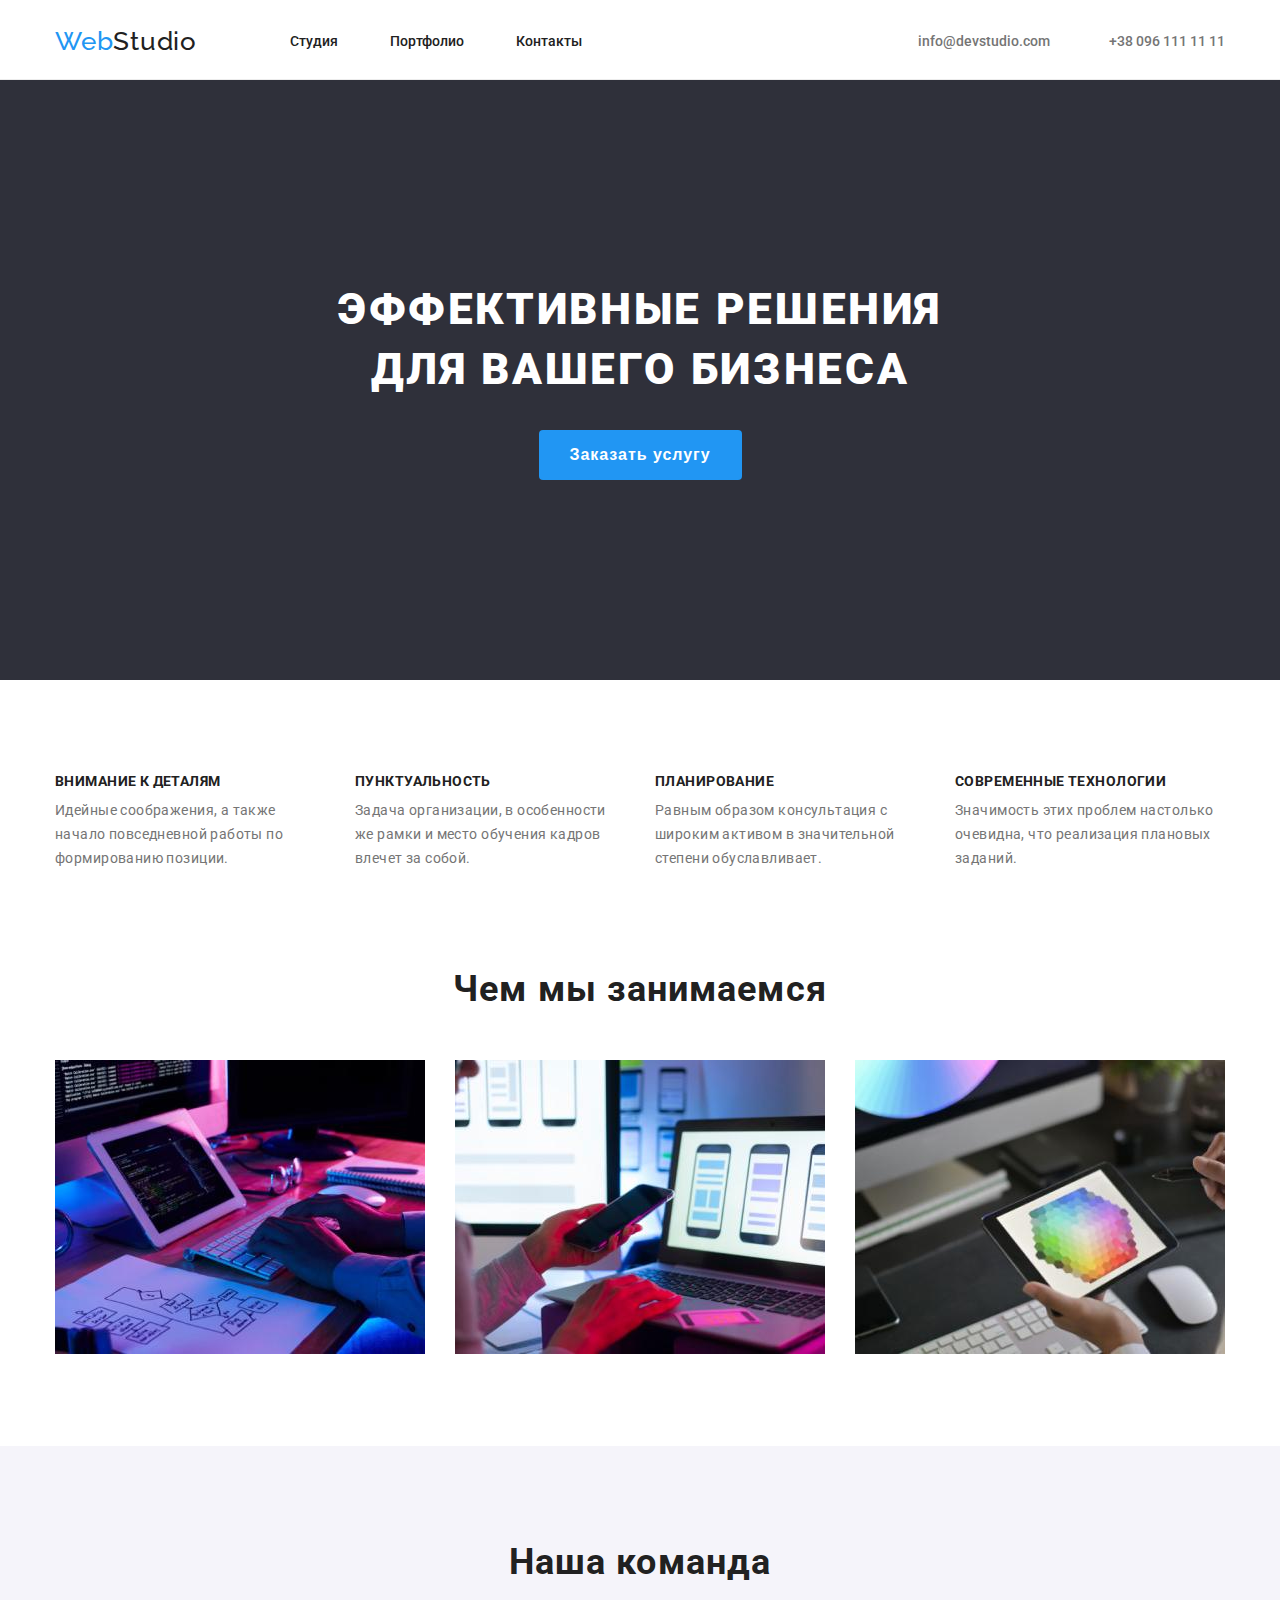
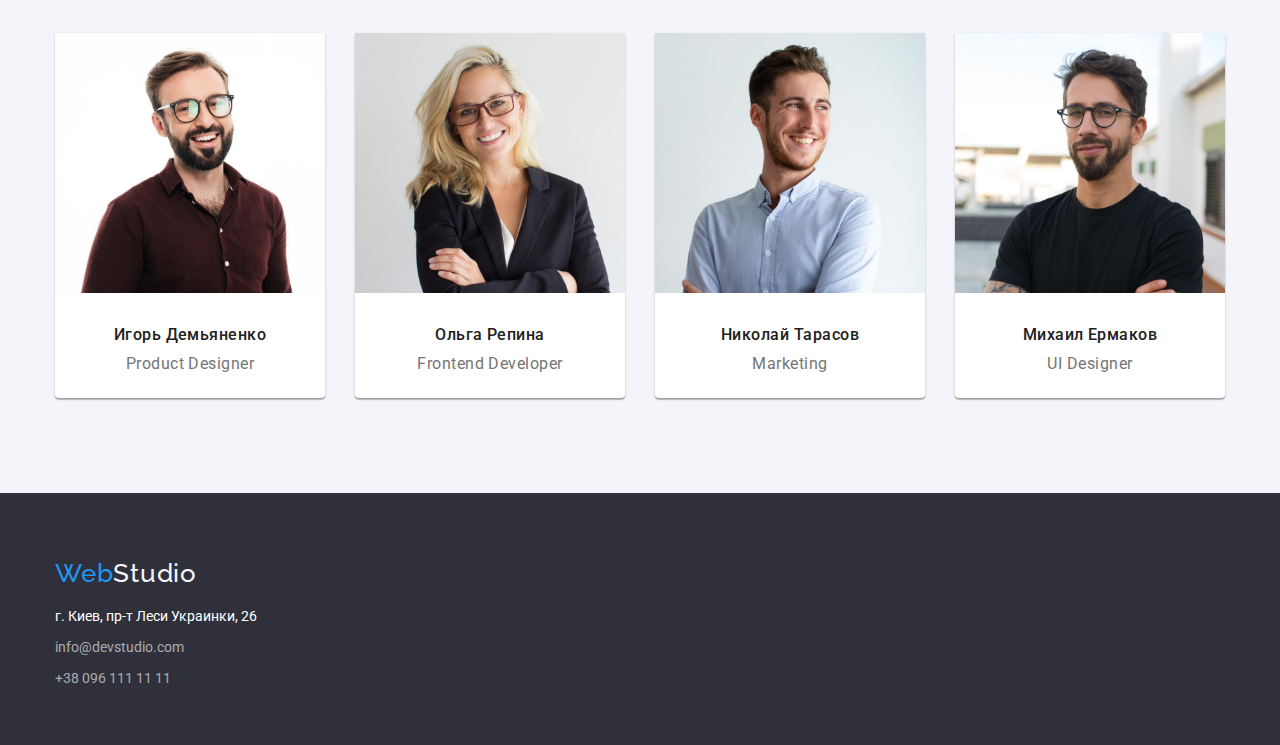
<file: index.html>
<!DOCTYPE html>
<html lang="ru">
  <head>
    <meta charset="UTF-8" />
    <meta http-equiv="X-UA-Compatible" content="IE=edge" />
    <meta name="viewport" content="width=device-width, initial-scale=1.0" />
    <title>WebStudio</title>
    <link rel="stylesheet" href="./css/styles.css" />
    <link rel="preconnect" href="https://fonts.googleapis.com" />
    <link rel="preconnect" href="https://fonts.gstatic.com" crossorigin />
    <link
      href="https://fonts.googleapis.com/css2?family=Raleway:wght@700&family=Roboto:wght@400;500;700;900&display=swap"
      rel="stylesheet"
    />
  </head>
  <body>
    <header>
      <div class="wrapper header-wrapped">
        <nav>
          <ul class="menu">
            <li class="menu_list-elem-logo">
              <a class="logo" href="./index.html"
                ><span class="logo_web">Web</span>Studio</a
              >
            </li>
            <li class="menu_list-elem">
              <a class="menu_a" href="./index.html">Студия</a>
            </li>
            <li class="menu_list-elem">
              <a class="menu_a" href="./portfolio.html">Портфолио</a>
            </li>
            <li class="menu_list-elem">
              <a class="menu_a" href="#">Контакты</a>
            </li>
          </ul>
        </nav>
        <div class="header-contacts">
          <a class="header-contacts_a" href="mailto:info@devstudio.com"
            >info@devstudio.com</a
          >
          <a class="header-contacts_a" href="tel:+380961111111"
            >+38 096 111 11 11</a
          >
        </div>
      </div>
    </header>
    <main>
      <section class="order-section">
        <h1>Эффективные решения для вашего бизнеса</h1>
        <input class="order-btn" type="button" value="Заказать услугу" />
      </section>

      <section class="advantages">
        <div class="wrapper">
          <ul class="advantages-list">
            <li>
              <h5>Внимание к деталям</h5>
              <p>
                Идейные соображения, а также начало повседневной работы по
                формированию позиции.
              </p>
            </li>
            <li>
              <h5>Пунктуальность</h5>
              <p>
                Задача организации, в особенности же рамки и место обучения
                кадров влечет за собой.
              </p>
            </li>
            <li>
              <h5>Планирование</h5>
              <p>
                Равным образом консультация с широким активом в значительной
                степени обуславливает.
              </p>
            </li>
            <li>
              <h5>Современные технологии</h5>
              <p>
                Значимость этих проблем настолько очевидна, что реализация
                плановых заданий.
              </p>
            </li>
          </ul>
        </div>
      </section>

      <section class="our-practice">
        <div class="wrapper">
          <h2>Чем мы занимаемся</h2>
          <ul class="practice-list">
            <li>
              <img
                src="./images/practice1.jpg"
                alt="practice1"
                width="370"
                height="294"
              />
            </li>
            <li>
              <img
                src="./images/practice2.jpg"
                alt="practice2"
                width="370"
                height="294"
              />
            </li>
            <li>
              <img
                src="./images/practice3.jpg"
                alt="practice3"
                width="370"
                height="294"
              />
            </li>
          </ul>
        </div>
      </section>

      <section class="our-team">
        <div class="wrapper">
          <h2 class="our-team-titile">Наша команда</h2>
          <ul class="employee-list">
            <li class="employee-card">
              <figure class="employee-card-figure">
                <img
                  src="./images/empl1.jpg"
                  alt="Product Designer"
                  width="270"
                  height="260"
                />
                <figcaption>
                  <h6>Игорь Демьяненко</h6>
                  <span>Product Designer</span>
                </figcaption>
              </figure>
            </li>
            <li class="employee-card">
              <figure class="employee-card-figure">
                <img
                  src="./images/empl2.jpg"
                  alt="Product Designer"
                  width="270"
                  height="260"
                />
                <figcaption>
                  <h6>Ольга Репина</h6>
                  <span>Frontend Developer</span>
                </figcaption>
              </figure>
            </li>
            <li class="employee-card">
              <figure class="employee-card-figure">
                <img
                  src="./images/empl3.jpg"
                  alt="Product Designer"
                  width="270"
                  height="260"
                />
                <figcaption>
                  <h6>Николай Тарасов</h6>
                  <span>Marketing</span>
                </figcaption>
              </figure>
            </li>
            <li class="employee-card">
              <figure class="employee-card-figure">
                <img
                  src="./images/empl4.jpg"
                  alt="Product Designer"
                  width="270"
                  height="260"
                />
                <figcaption>
                  <h6>Михаил Ермаков</h6>
                  <span>UI Designer</span>
                </figcaption>
              </figure>
            </li>
          </ul>
        </div>
      </section>
    </main>
    <footer>
      <div class="wrapper">
        <a class="logo" href="./index.html"
          ><span class="logo_web">Web</span>Studio</a
        >
        <address>
          <span>г. Киев, пр-т Леси Украинки, 26</span>
          <a class="footer__a" href="mailto:info@devstudio.com"
            >info@devstudio.com</a
          >
          <a class="footer__a" href="tel:+380961111111">+38 096 111 11 11</a>
        </address>
      </div>
    </footer>
  </body>
</html>
</file>
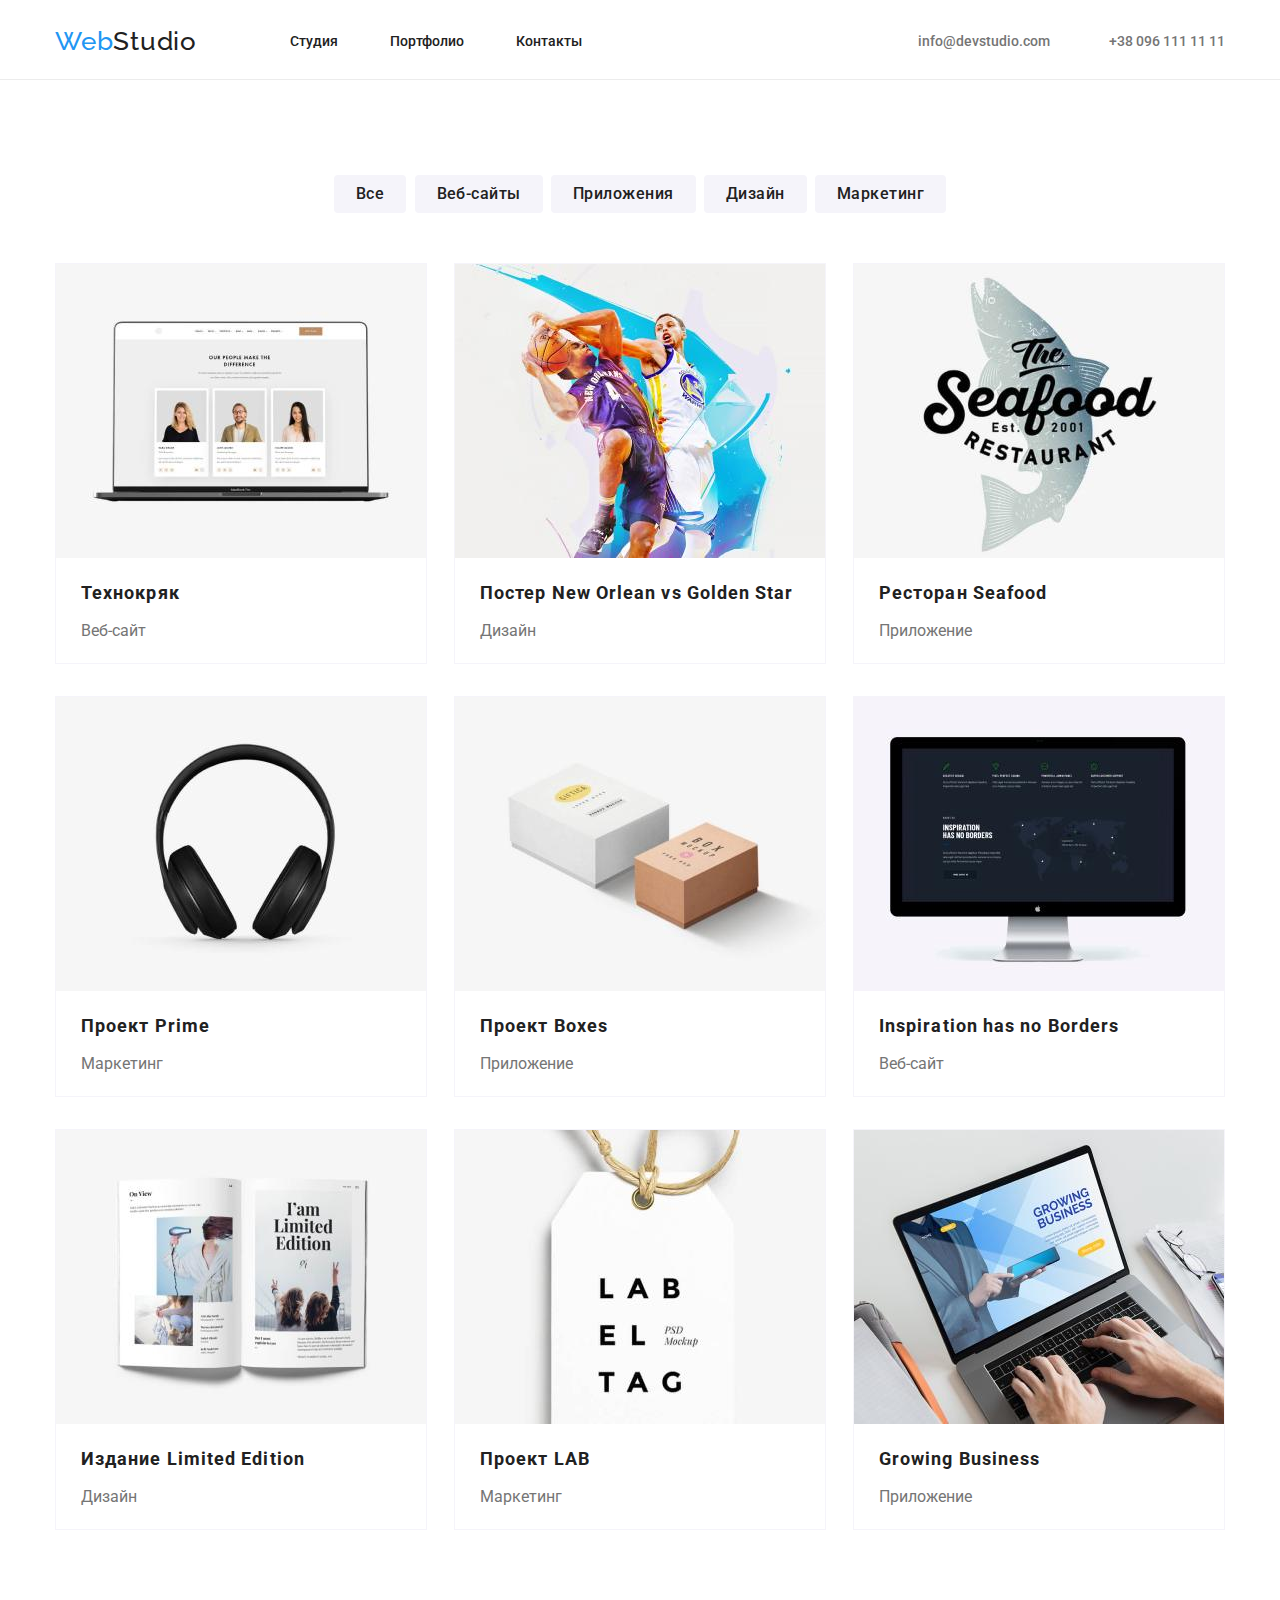
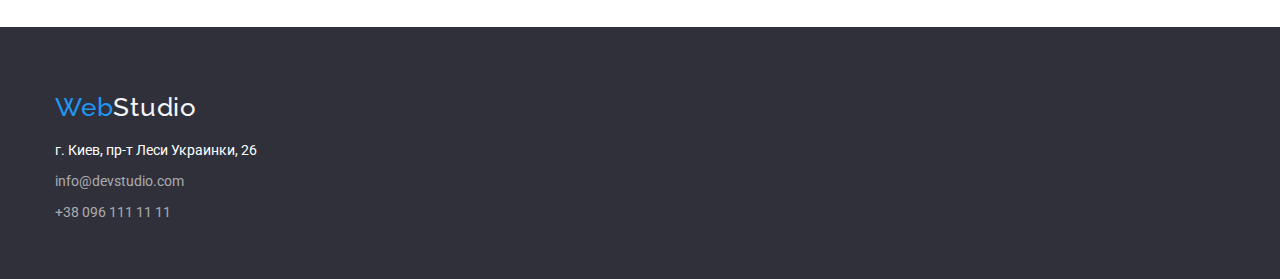
<file: portfolio.html>
<!DOCTYPE html>
<html lang="ru">
  <head>
    <meta charset="UTF-8" />
    <meta http-equiv="X-UA-Compatible" content="IE=edge" />
    <meta name="viewport" content="width=device-width, initial-scale=1.0" />
    <title>WebStudio</title>
    <link rel="stylesheet" href="./css/styles.css" />
    <link rel="preconnect" href="https://fonts.googleapis.com" />
    <link rel="preconnect" href="https://fonts.gstatic.com" crossorigin />
    <link
      href="https://fonts.googleapis.com/css2?family=Raleway:wght@700&family=Roboto:wght@400;500;700;900&display=swap"
      rel="stylesheet"
    />
  </head>
  <body>
    <header>
      <div class="wrapper header-wrapped">
        <nav>
          <ul class="menu">
            <li class="menu_list-elem-logo">
              <a class="logo" href="./index.html"
                ><span class="logo_web">Web</span>Studio</a
              >
            </li>
            <li class="menu_list-elem">
              <a class="menu_a" href="./index.html">Студия</a>
            </li>
            <li class="menu_list-elem">
              <a class="menu_a" href="./portfolio.html">Портфолио</a>
            </li>
            <li class="menu_list-elem">
              <a class="menu_a" href="#">Контакты</a>
            </li>
          </ul>
        </nav>
        <div class="header-contacts">
          <a class="header-contacts_a" href="mailto:info@devstudio.com"
            >info@devstudio.com</a
          >
          <a class="header-contacts_a" href="tel:+380961111111"
            >+38 096 111 11 11</a
          >
        </div>
      </div>
    </header>
    <main>
      <section class="portfolio">
        <div class="wrapper portfolio-wrapped">
          <div class="portfolio-filter-wrapper">
            <ul class="portfolio-filter">
              <li>
                <input
                  class="portfolio-filter__btn"
                  type="button"
                  value="Все"
                />
              </li>
              <li>
                <input
                  class="portfolio-filter__btn"
                  type="button"
                  value="Веб-сайты"
                />
              </li>
              <li>
                <input
                  class="portfolio-filter__btn"
                  type="button"
                  value="Приложения"
                />
              </li>
              <li>
                <input
                  class="portfolio-filter__btn"
                  type="button"
                  value="Дизайн"
                />
              </li>
              <li>
                <input
                  class="portfolio-filter__btn"
                  type="button"
                  value="Маркетинг"
                />
              </li>
            </ul>
          </div>
          <ul class="portfolio-list">
            <li>
              <figure class="portfolio-list-card">
                <img
                  src="./images/portfolio/portf1.jpg"
                  alt="portf1"
                  width="370"
                />
                <figcaption>
                  <h3 class="portfolio-list-card__caption">Технокряк</h3>
                  <span class="portfolio-list-card__descr">Веб-сайт</span>
                </figcaption>
              </figure>
            </li>
            <li>
              <figure class="portfolio-list-card">
                <img
                  src="./images/portfolio/portf2.jpg"
                  alt="portf2"
                  width="370"
                />
                <figcaption>
                  <h3 class="portfolio-list-card__caption">
                    Постер New Orlean vs Golden Star
                  </h3>
                  <span class="portfolio-list-card__descr">Дизайн</span>
                </figcaption>
              </figure>
            </li>
            <li>
              <figure class="portfolio-list-card">
                <img
                  src="./images/portfolio/portf3.jpg"
                  alt="portf3"
                  width="370"
                />
                <figcaption>
                  <h3 class="portfolio-list-card__caption">Ресторан Seafood</h3>
                  <span class="portfolio-list-card__descr">Приложение</span>
                </figcaption>
              </figure>
            </li>
            <li>
              <figure class="portfolio-list-card">
                <img
                  src="./images/portfolio/portf4.jpg"
                  alt="portf4"
                  width="370"
                />
                <figcaption>
                  <h3 class="portfolio-list-card__caption">Проект Prime</h3>
                  <span class="portfolio-list-card__descr">Маркетинг</span>
                </figcaption>
              </figure>
            </li>
            <li>
              <figure class="portfolio-list-card">
                <img
                  src="./images/portfolio/portf5.jpg"
                  alt="portf5"
                  width="370"
                />
                <figcaption>
                  <h3 class="portfolio-list-card__caption">Проект Boxes</h3>
                  <span class="portfolio-list-card__descr">Приложение</span>
                </figcaption>
              </figure>
            </li>
            <li>
              <figure class="portfolio-list-card">
                <img
                  src="./images/portfolio/portf6.jpg"
                  alt="portf6"
                  width="370"
                />
                <figcaption>
                  <h3 class="portfolio-list-card__caption">
                    Inspiration has no Borders
                  </h3>
                  <span class="portfolio-list-card__descr">Веб-сайт</span>
                </figcaption>
              </figure>
            </li>
            <li>
              <figure class="portfolio-list-card">
                <img
                  src="./images/portfolio/portf7.jpg"
                  alt="portf7"
                  width="370"
                />
                <figcaption>
                  <h3 class="portfolio-list-card__caption">
                    Издание Limited Edition
                  </h3>
                  <span class="portfolio-list-card__descr">Дизайн</span>
                </figcaption>
              </figure>
            </li>
            <li>
              <figure class="portfolio-list-card">
                <img
                  src="./images/portfolio/portf8.jpg"
                  alt="portf8"
                  width="370"
                />
                <figcaption>
                  <h3 class="portfolio-list-card__caption">Проект LAB</h3>
                  <span class="portfolio-list-card__descr">Маркетинг</span>
                </figcaption>
              </figure>
            </li>
            <li>
              <figure class="portfolio-list-card">
                <img
                  src="./images/portfolio/portf9.jpg"
                  alt="portf9"
                  width="370"
                />
                <figcaption>
                  <h3 class="portfolio-list-card__caption">Growing Business</h3>
                  <span class="portfolio-list-card__descr">Приложение</span>
                </figcaption>
              </figure>
            </li>
          </ul>
        </div>
      </section>
    </main>
    <footer>
      <div class="wrapper">
        <a class="logo" href="./index.html"
          ><span class="logo_web">Web</span>Studio</a
        >
        <address>
          <span>г. Киев, пр-т Леси Украинки, 26</span>
          <a class="footer__a" href="mailto:info@devstudio.com"
            >info@devstudio.com</a
          >
          <a class="footer__a" href="tel:+380961111111">+38 096 111 11 11</a>
        </address>
      </div>
    </footer>
  </body>
</html>
</file>
<file: css/styles.css>
:root {
  --black-color: #000000;
  --white-color: #ffffff;
  --dark-color: #212121;
  --blue-color: #2196f3;
  --background-dark-color: #2f303a;
  --grey-color: #757575;
  --light-grey: #f5f4fa;
  --dark-semi-transparent: rgba(255, 255, 255, 0.6);
}

* {
  box-sizing: border-box;
}

body {
  background-color: var(--white-color);
  margin: 0;
  padding: 0;
  font-family: "Roboto", sans-serif;
  font-weight: 500;
  font-size: 10px;
  color: var(--grey-color);
}

a {
  text-decoration: none;
  color: var(--dark-color);
  font-size: 1.4em;
  transition: 0.3s;
}

h2 {
  font-weight: 700;
  font-size: 3.6em;
  line-height: 1.17;
  text-align: center;
  letter-spacing: 0.03em;
  color: var(--dark-color);
}

/* ----------- header start -------------- */

header {
  height: 80px;
  border-bottom: 1px solid #ececec;
}

.wrapper {
  margin: 0 auto;
  width: 1170px;
}

.header-wrapped {
  display: flex;
  justify-content: space-between;
  align-items: center;
  padding-top: 2px;
  height: 80px;
}

.menu {
  display: flex;
  list-style: none;
  justify-content: flex-start;
  padding: 0;
}

.logo {
  font-family: "Raleway", sans-serif;
  font-size: 2.6em;
  margin-right: 93px;
  letter-spacing: 0.03em;
}

.logo_web {
  color: var(--blue-color);
}

.menu_list-elem {
  padding-top: 8px;
}

.menu_a {
  margin-top: 5px;
  font-size: 1.4em;
  padding-left: 0px;
  line-height: 1.14;
  padding-right: 52px;
}

.menu_a:hover {
  color: var(--blue-color);
}

.header-contacts_a {
  color: var(--grey-color);
  margin-left: 57px;
}

.header-contacts_a:hover {
  color: var(--blue-color);
}

/* ----------- header end -------------- */

/*----------- order-section start-----------*/
.order-section {
  background-color: var(--background-dark-color);
  height: 600px;
}

h1 {
  margin-top: 0px;
}

.order-section {
  text-align: center;
  padding-top: 200px;
}

h1 {
  color: var(--white-color);
  text-transform: uppercase;
  font-size: 4.4em;
  width: 620px;
  text-align: center;
  margin: 0 auto;
  letter-spacing: 0.06em;
  line-height: 1.36;
  font-weight: 900;
}

.order-btn {
  margin-top: 30px;
  background-color: var(--blue-color);
  padding: 10px 31px;
  border: 0px solid transparent;
  border-radius: 4px;
  font-weight: 700;
  color: var(--white-color);
  cursor: pointer;
  font-size: 1.6em;
  line-height: 1.87;
  letter-spacing: 0.06em;
  transition: 0.3s;
}

.order-btn:hover {
  background-color: var(--light-grey);
  color: var(--dark-color);
}
/* -----------order-section end-----------*/

/* -----------advantages-section start-----------*/
.advantages {
  /* height:300px; */
  padding-top: 60px;
}

.advantages-list {
  display: flex;
  list-style: none;
  justify-content: space-between;
  padding: 0px;
}

.advantages-list h5 {
  font-size: 1.4em;
  text-transform: uppercase;
  margin-bottom: 10px;
  letter-spacing: 0.03em;
  color: var(--dark-color);
}

.advantages-list p {
  margin-top: 10px;
  width: 270px;
  font-size: 1.4em;
  color: var(--grey-color);
  letter-spacing: 0.03em;
  line-height: 1.71;
  font-weight: 400;
}
/* -----------advantages-section end-----------*/

/* -----------our-practice start-----------*/
.our-practice {
  padding-top: 43px;
  padding-bottom: 80px;
}

.practice-list {
  margin-top: 50px;
  list-style: none;
  display: flex;
  justify-content: space-between;
  padding: 0px;
}

/* -----------our-practice end-----------*/

/* -----------our-team start-----------*/
.our-team {
  background-color: var(--light-grey);
  padding-top: 95px;
  padding-bottom: 85px;
}

.our-team-titile {
  margin: 0px;
}

.employee-list {
  list-style: none;
  padding: 0px;
  padding-top: 40px;
  display: flex;
  justify-content: space-between;
}

.employee-card-figure {
  margin: 0px;
  text-align: center;
  background-color: var(--white-color);
  padding-bottom: 25px;
  border-radius: 0px 0px 4px 4px;
  box-shadow: 0px 1px 3px rgba(0, 0, 0, 0.12), 0px 1px 1px rgba(0, 0, 0, 0.14),
    0px 2px 1px rgba(0, 0, 0, 0.2);
}

.employee-card-figure h6 {
  font-weight: 500;
  font-size: 1.6em;
  letter-spacing: 0.03em;
  margin-top: 30px;
  margin-bottom: 10px;
  color: var(--dark-color);
}

.employee-card-figure span {
  color: var(--grey-color);
  font-size: 1.6em;
  letter-spacing: 0.03em;
  font-weight: 400;
}

/* -----------our-team end-----------*/

/* -----------footer start-----------*/
footer {
  background-color: var(--background-dark-color);
  height: 252px;
  padding-top: 65px;
}

footer .logo {
  color: var(--light-grey);
}

address {
  padding-top: 20px;
  color: var(--white-color);
  font-style: normal;
  font-size: 1.4em;
  font-weight: 400;
}

a.footer__a {
  color: var(--dark-semi-transparent);
  font-style: normal;
  font-size: 14px;
  display: block;
  font-weight: 400;
  padding-top: 15px;
  transition: 0.3s;
}
a.footer__a:hover {
  color: var(--blue-color);
}

/* -----------footer end-----------*/

/* -----------portfolio start-----------*/
.portfolio {
  background-color: var(--white-color);
}

.portfolio-wrapped {
  padding-top: 95px;
  padding-bottom: 65px;
}

.portfolio-filter-wrapper {
  max-width: 612px;
  margin: 0 auto;
}

.portfolio-filter {
  margin: 0 auto;
  display: flex;
  list-style: none;
  padding: 0;
  justify-content: space-between;
}

.portfolio-filter__btn {
  background-color: var(--light-grey);
  padding: 6px 22px;
  border: 0px solid transparent;
  border-radius: 4px;
  font-weight: 500;
  color: var(--dark-color);
  cursor: pointer;
  font-size: 1.6em;
  line-height: 1.62;
  letter-spacing: 0.03em;
  transition: 0.3s;
  font-family: "Roboto", sans-serif;
}

.portfolio-filter__btn:hover {
  background-color: var(--blue-color);
  color: var(--white-color);
}

.portfolio-list {
  list-style: none;
  padding: 0;

  margin: 0px;
  display: flex;
  justify-content: space-between;
  flex-wrap: wrap;
  padding-top: 50px;
}

.portfolio-list-card {
  margin: 0px;

  border: 1px solid var(--light-grey);
  padding-bottom: 17px;
  margin-bottom: 32px;
}

.portfolio-list-card__caption {
  font-weight: 700;
  font-size: 1.8em;
  line-height: 2;
  letter-spacing: 0.06em;
  margin-top: 15px;
  margin-bottom: 0px;
  padding-left: 25px;
  padding-bottom: 5px;
  color: var(--dark-color);
}

.portfolio-list-card__descr {
  padding-top: 15px;
  margin: 0px;
  font-weight: 400;
  font-size: 1.6em;
  line-height: 1.87;
  color: var(--grey-color);
  padding-left: 25px;
}
/* -----------portfolio end-----------*/
</file>
